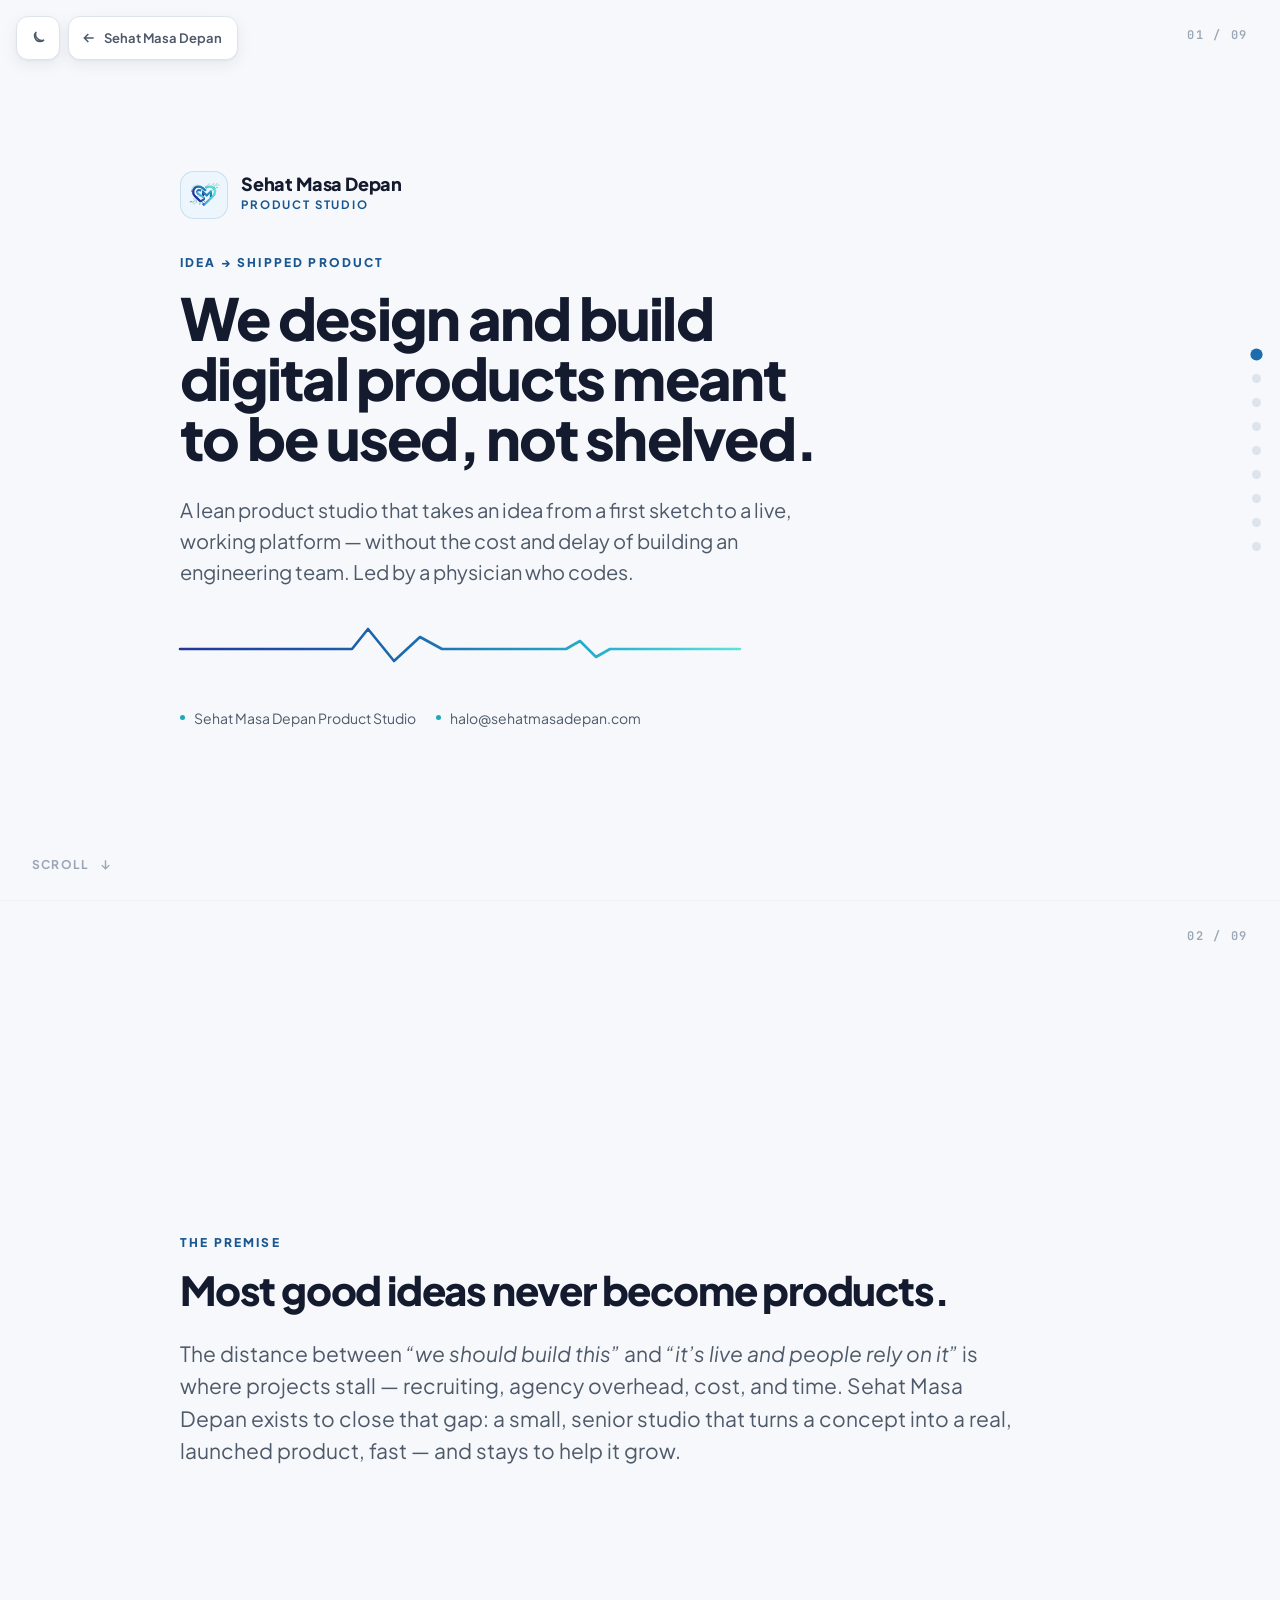
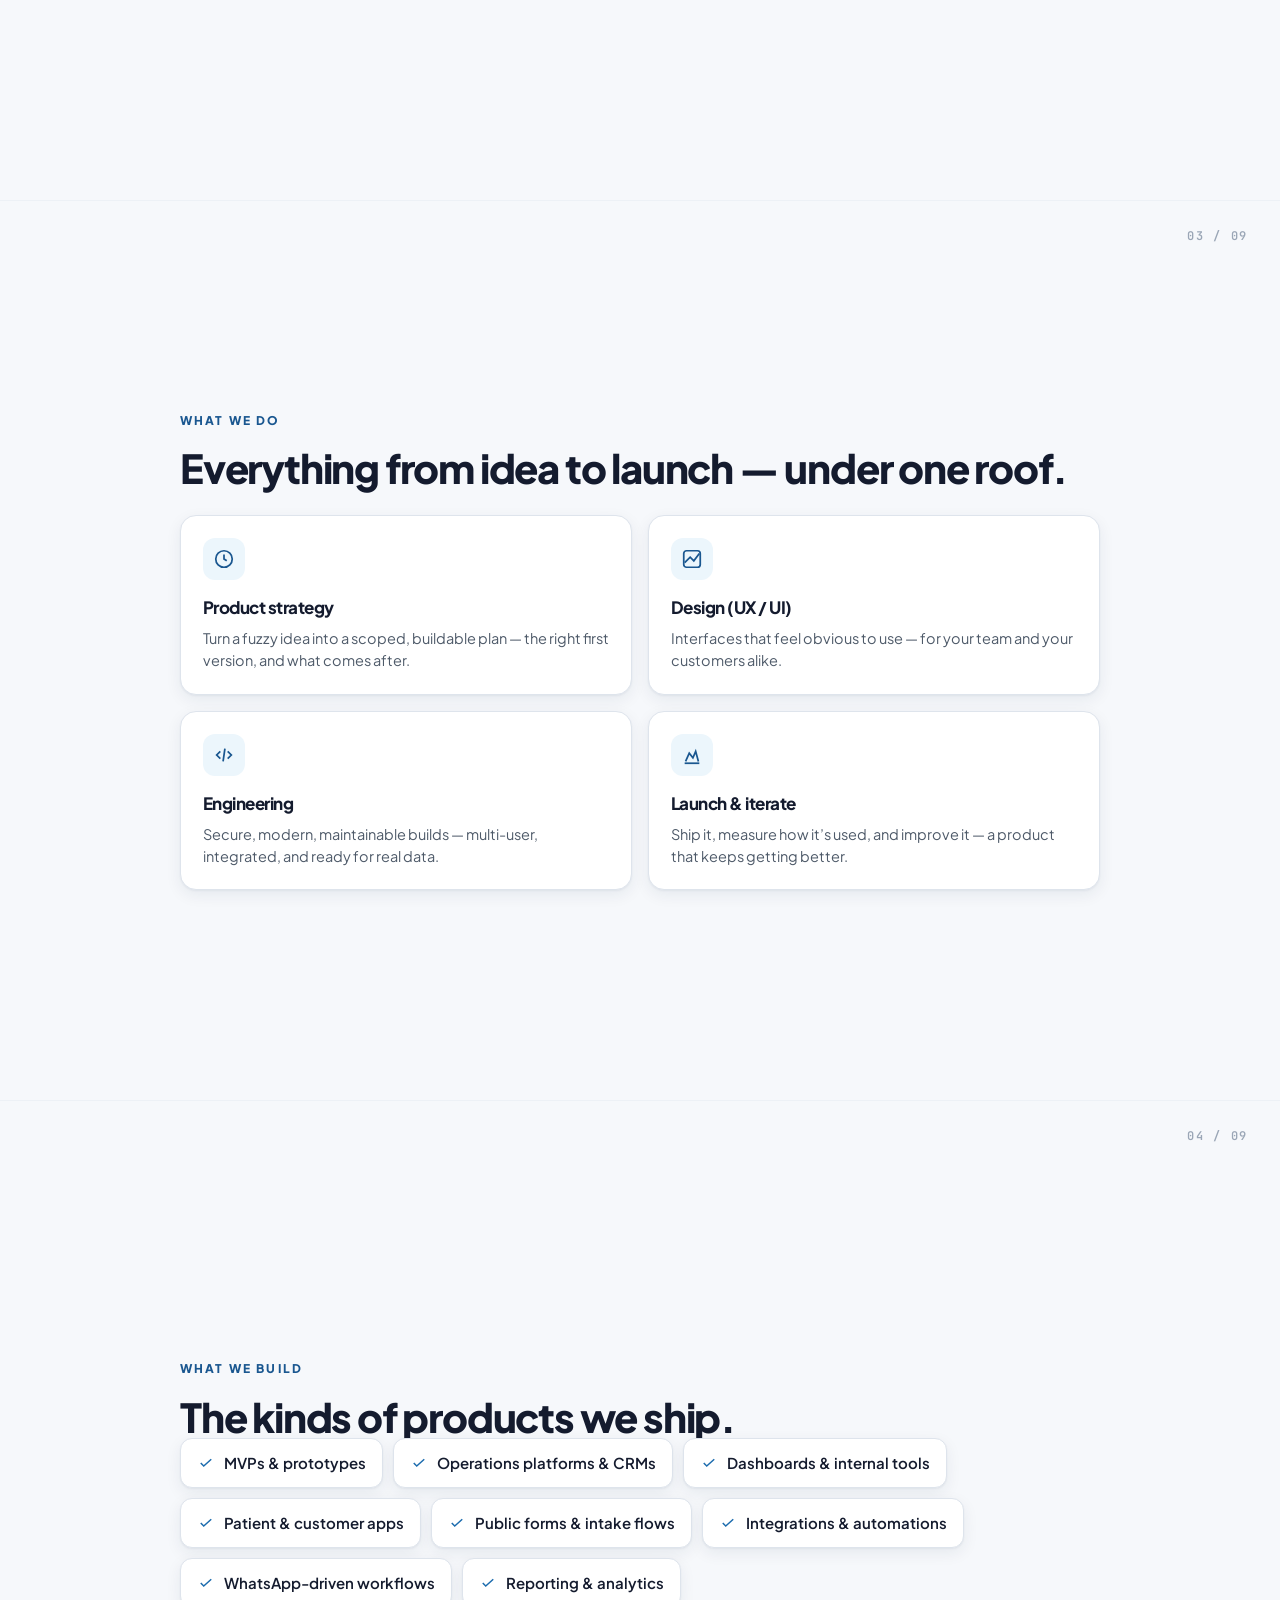
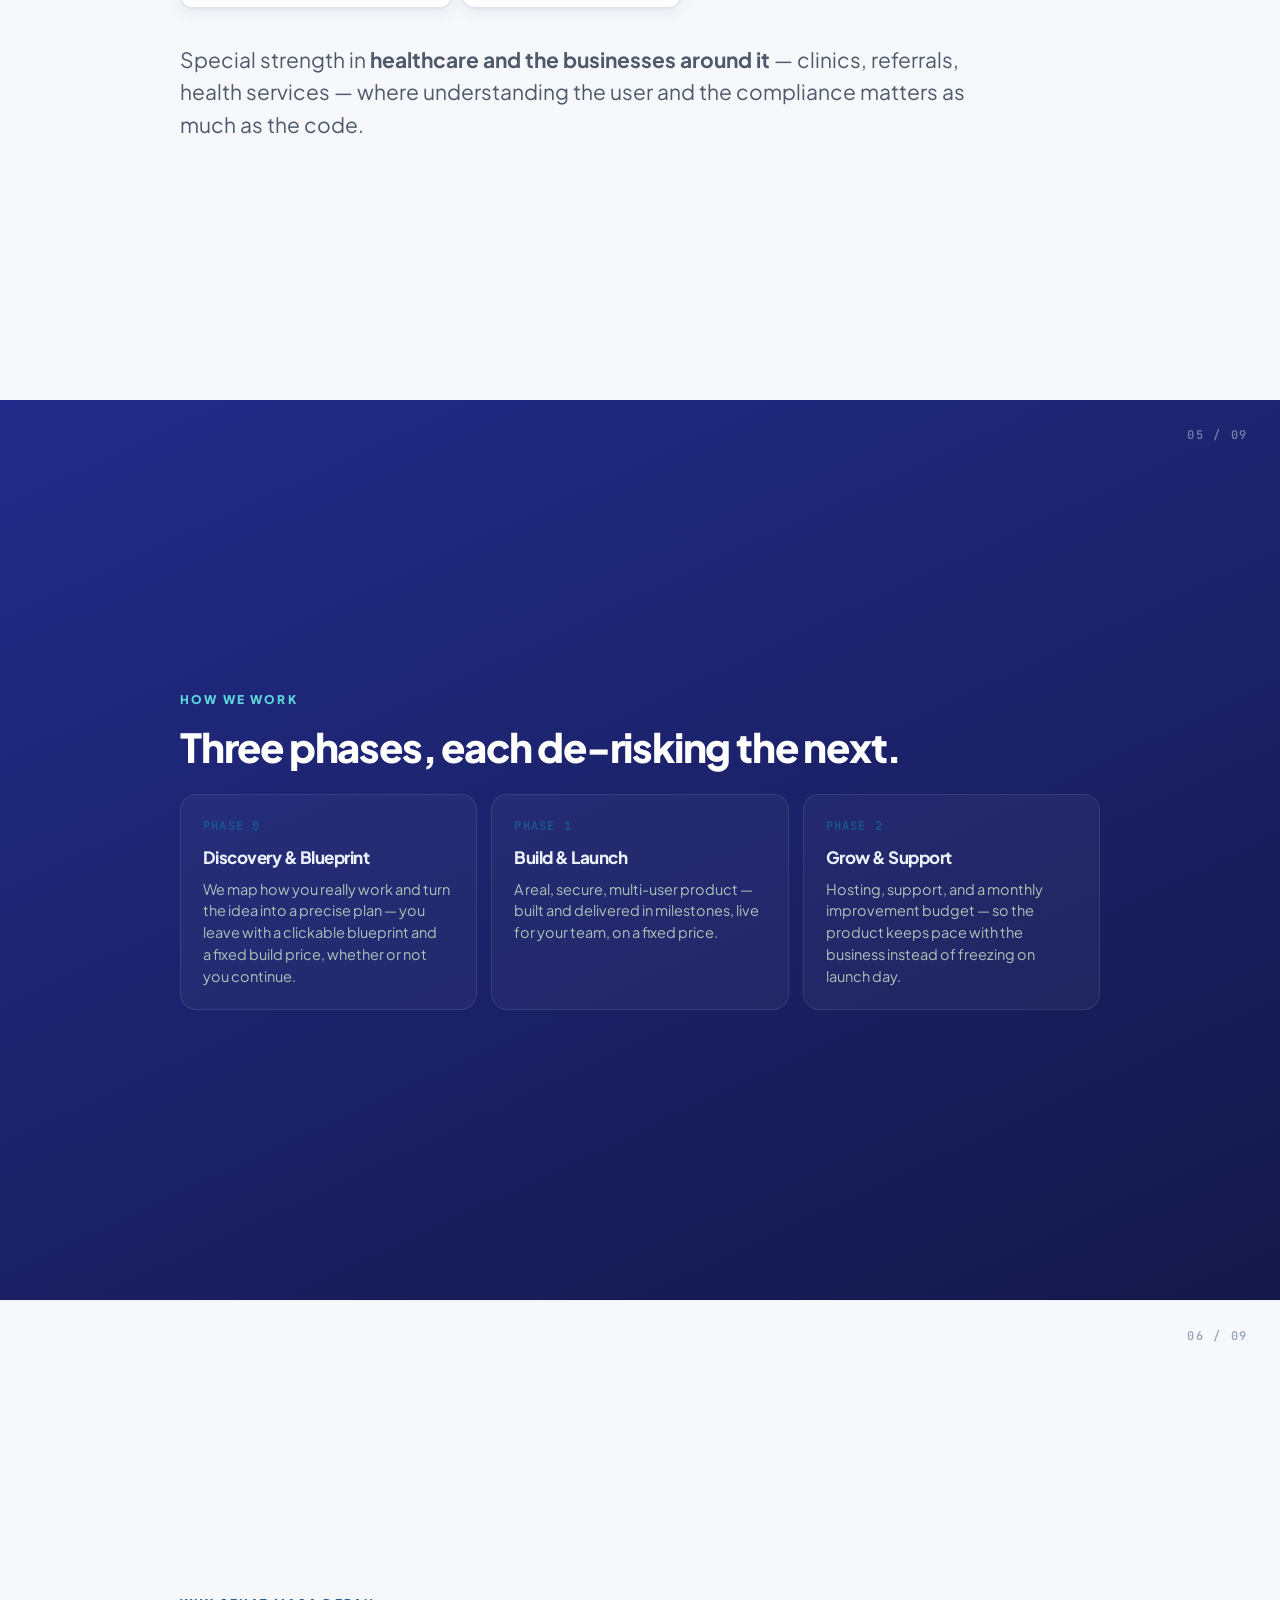
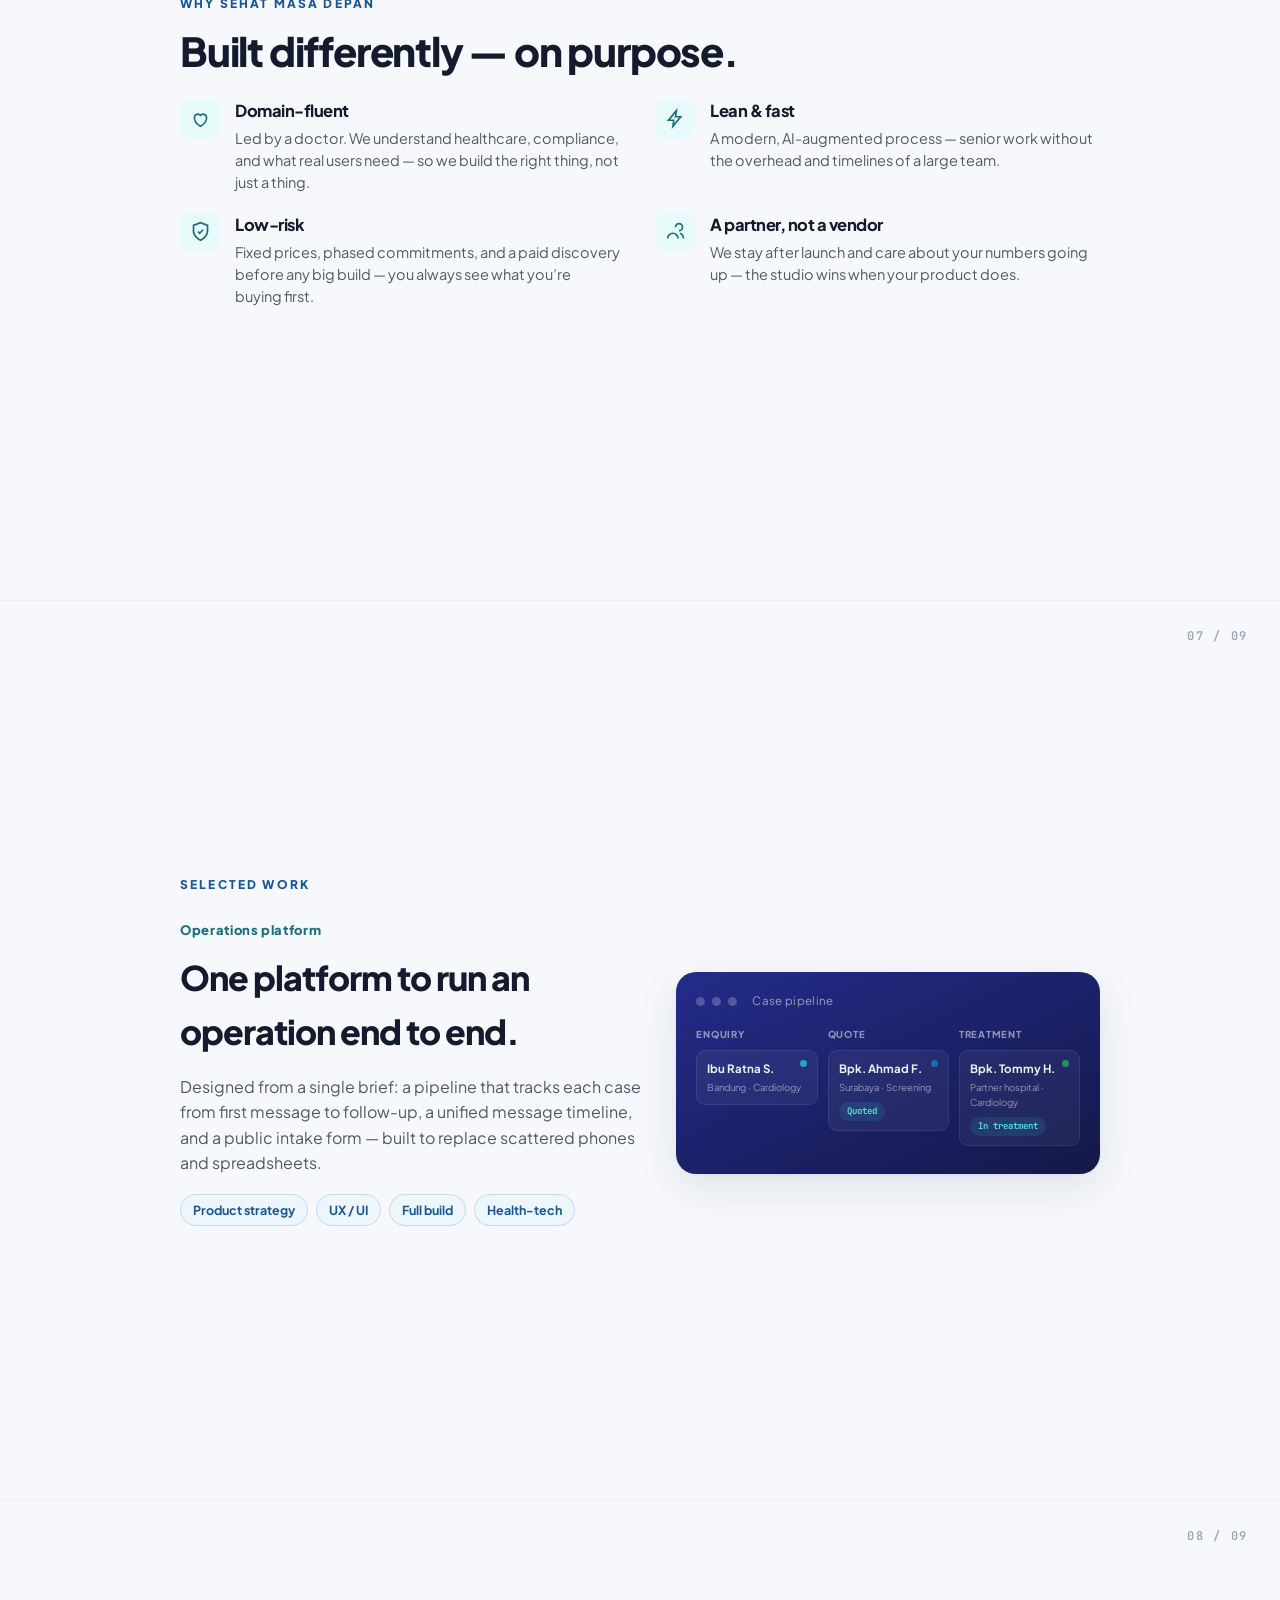
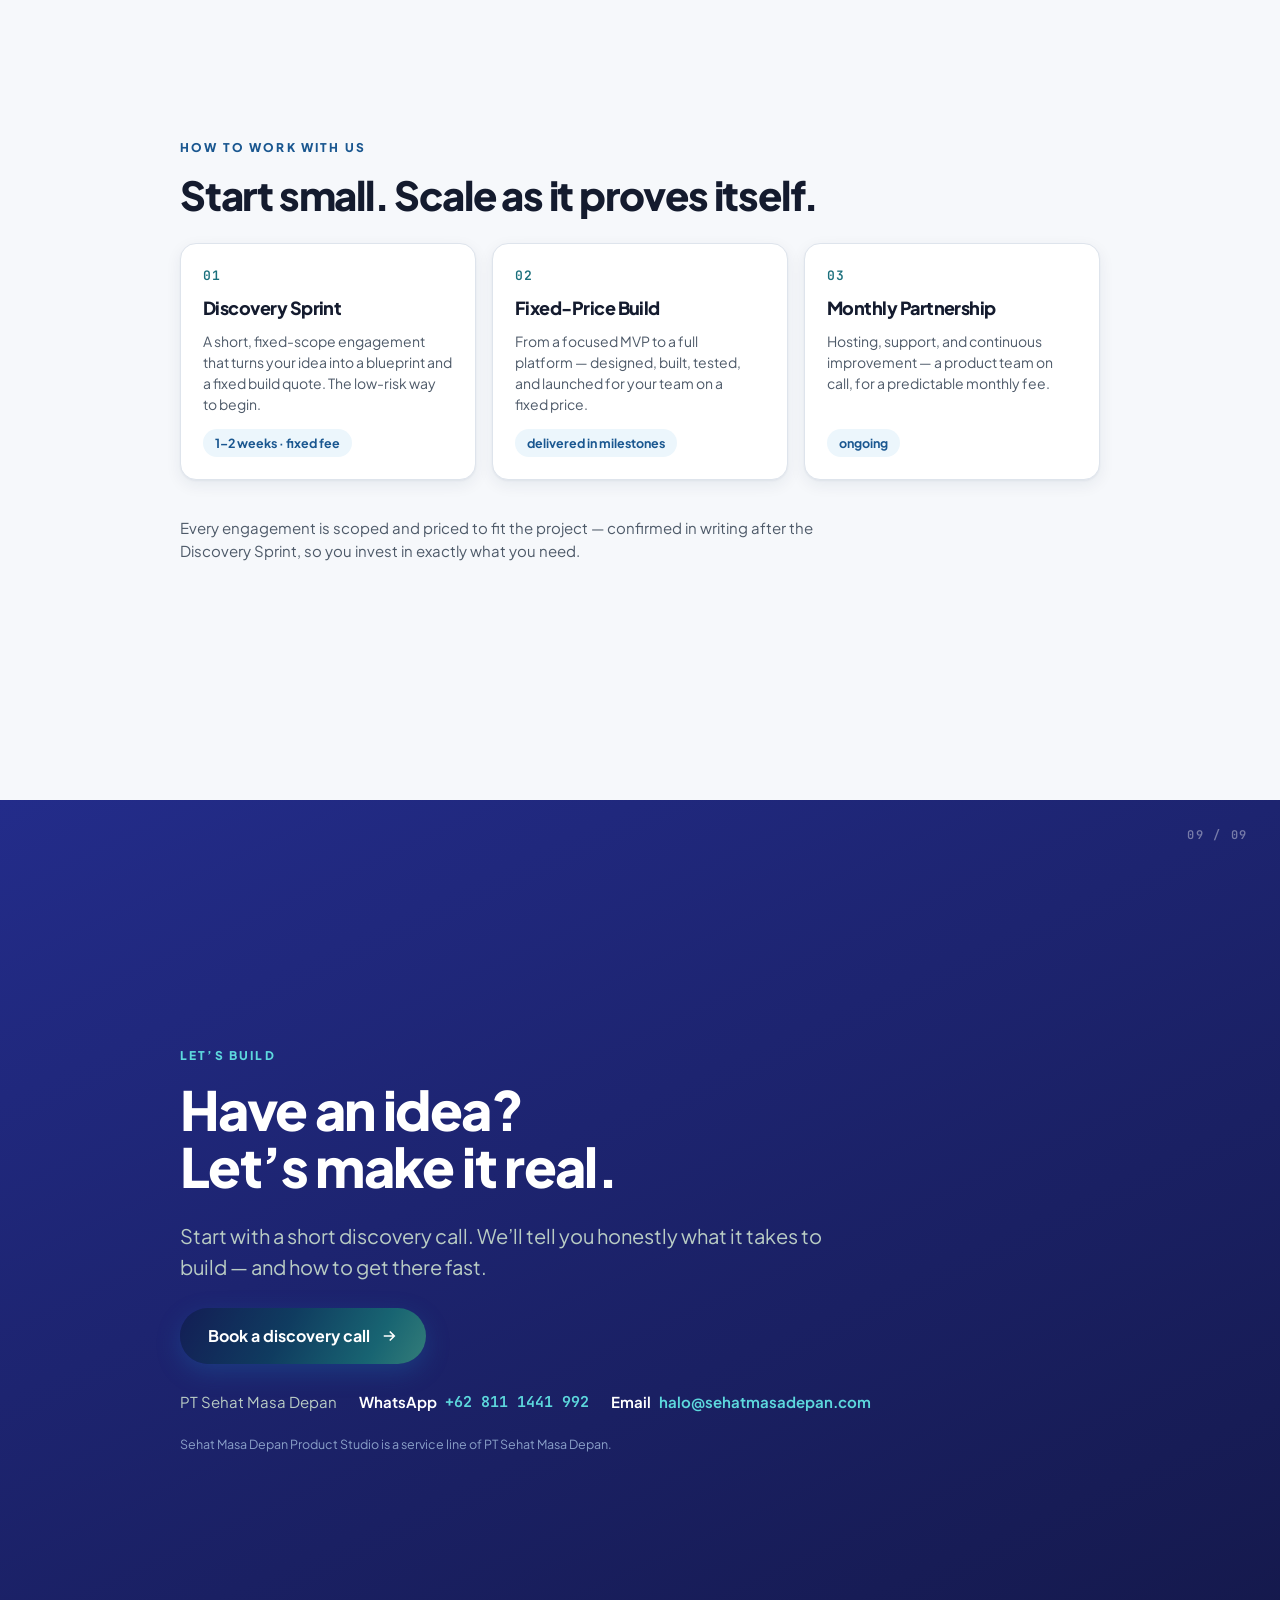
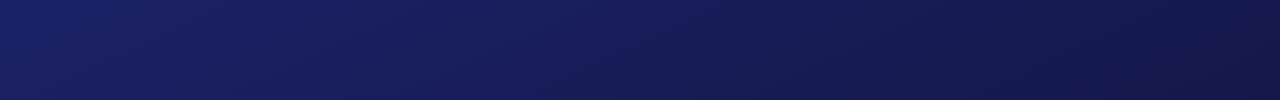
<file: studio.html>
<!DOCTYPE html>
<html lang="en">
<head>
<meta charset="utf-8">
<meta name="viewport" content="width=device-width, initial-scale=1">
<meta name="robots" content="noindex, nofollow">
<title>Sehat Masa Depan &mdash; Product Studio</title>
<link rel="icon" type="image/png" href="assets/logo-smd-mark.png">
<style>
  @import url('https://fonts.googleapis.com/css2?family=Plus+Jakarta+Sans:wght@400;500;600;700;800&family=JetBrains+Mono:wght@400;500;600&display=swap');
  :root{
    --bg:#F6F8FB; --surface:#FFFFFF; --surface-2:#F1F5FA;
    --ink:#141B2E; --muted:#4E5A69; --faint:#9AA6B6;
    --line:#DEE4EC; --line-soft:#EDF1F6;
    --brand:#1C6CAE; --brand-deep:#1A5790; --brand-ink:#5DD8DD; --brand-wash:#ECF6FC;
    --accent:#1FA9B8; --accent-deep:#1A6F7C; --accent-wash:#E8FBFB;
    --ink-inv:#EAF1FB;
    --deep:#232C8A; --deep-2:#141849;
    --shadow:0 1px 2px rgba(20,36,70,.05), 0 14px 40px rgba(20,36,70,.10);
    --shadow-sm:0 1px 2px rgba(20,36,70,.05), 0 5px 16px rgba(20,36,70,.07);
    --gradient-brand:linear-gradient(118deg,#22369B 0%,#1C6CAE 42%,#2BB6CF 78%,#5DE3DC 100%);
    --gradient-ink:linear-gradient(160deg,#232C8A 0%,#141849 100%);
  }
  @media (prefers-color-scheme:dark){
    :root{
      --bg:#0B1122; --surface:#151C30; --surface-2:#10162A;
      --ink:#EAF1FB; --muted:#9FADC2; --faint:#66738C;
      --line:#26304A; --line-soft:#1A2138;
      --brand:#429AD4; --brand-deep:#2480C0; --brand-ink:#5DD8DD; --brand-wash:#12294A;
      --accent:#34C3CE; --accent-deep:#5DD8DD; --accent-wash:#122E3A;
      --ink-inv:#EAF1FB;
      --deep:#1B2168; --deep-2:#0F1338;
      --shadow:0 1px 2px rgba(0,0,0,.40), 0 16px 44px rgba(0,0,0,.50);
      --shadow-sm:0 1px 2px rgba(0,0,0,.40), 0 6px 18px rgba(0,0,0,.40);
    }
  }
  :root[data-theme="dark"]{
    --bg:#0B1122; --surface:#151C30; --surface-2:#10162A; --ink:#EAF1FB; --muted:#9FADC2; --faint:#66738C;
    --line:#26304A; --line-soft:#1A2138; --brand:#429AD4; --brand-deep:#2480C0; --brand-ink:#5DD8DD; --brand-wash:#12294A;
    --accent:#34C3CE; --accent-deep:#5DD8DD; --accent-wash:#122E3A; --ink-inv:#EAF1FB; --deep:#1B2168; --deep-2:#0F1338;
    --shadow:0 1px 2px rgba(0,0,0,.40), 0 16px 44px rgba(0,0,0,.50);
    --shadow-sm:0 1px 2px rgba(0,0,0,.40), 0 6px 18px rgba(0,0,0,.40);
  }
  :root[data-theme="light"]{
    --bg:#F6F8FB; --surface:#FFFFFF; --surface-2:#F1F5FA; --ink:#141B2E; --muted:#4E5A69; --faint:#9AA6B6;
    --line:#DEE4EC; --line-soft:#EDF1F6; --brand:#1C6CAE; --brand-deep:#1A5790; --brand-ink:#5DD8DD; --brand-wash:#ECF6FC;
    --accent:#1FA9B8; --accent-deep:#1A6F7C; --accent-wash:#E8FBFB; --ink-inv:#EAF1FB; --deep:#232C8A; --deep-2:#141849;
    --shadow:0 1px 2px rgba(20,36,70,.05), 0 14px 40px rgba(20,36,70,.10);
    --shadow-sm:0 1px 2px rgba(20,36,70,.05), 0 5px 16px rgba(20,36,70,.07);
  }

  *{ box-sizing:border-box; }
  html{ scroll-behavior:smooth; scroll-snap-type:y proximity; }
  body{ margin:0; background:var(--bg); color:var(--ink);
    font-family:"Plus Jakarta Sans",-apple-system,"Segoe UI",system-ui,Roboto,Helvetica,Arial,sans-serif;
    font-size:16px; line-height:1.6; -webkit-font-smoothing:antialiased; }
  h1,h2,h3{ text-wrap:balance; letter-spacing:-.03em; margin:0; }
  p{ margin:0; text-wrap:pretty; }
  .mono{ font-family:"JetBrains Mono",ui-monospace,SFMono-Regular,Menlo,Consolas,monospace; font-variant-numeric:tabular-nums; }
  .tnum{ font-variant-numeric:tabular-nums; }
  .eyebrow{ font-size:12px; font-weight:800; letter-spacing:.18em; text-transform:uppercase; color:var(--brand-deep); }
  .accent{ color:var(--accent-deep); }

  /* slides */
  .slide{ min-height:100svh; scroll-snap-align:start; display:flex; flex-direction:column; justify-content:center;
    padding:72px 32px; position:relative; }
  .inner{ width:100%; max-width:920px; margin:0 auto; }
  .slide + .slide{ border-top:1px solid var(--line-soft); }
  .slide.deep{ background:linear-gradient(155deg,var(--deep),var(--deep-2)); color:var(--ink-inv); border-top:0; }
  .slide.deep .eyebrow{ color:var(--brand-ink); }
  .slide.deep h2{ color:#fff; }

  .snum{ position:absolute; top:26px; right:32px; font-size:12px; font-weight:600; letter-spacing:.14em;
    color:var(--faint); font-family:"JetBrains Mono",ui-monospace,SFMono-Regular,Menlo,Consolas,monospace; font-variant-numeric:tabular-nums; }
  .slide.deep .snum{ color:rgba(255,255,255,.4); }

  /* toggle + dots */
  .tt{ position:fixed; top:16px; left:16px; z-index:40; width:44px; height:44px; border-radius:12px;
    border:1px solid var(--line); background:var(--surface); color:var(--muted); display:grid; place-items:center;
    cursor:pointer; box-shadow:var(--shadow-sm); }
  .tt svg{ width:18px; height:18px; }
  .tt:focus-visible{ outline:2px solid var(--brand); outline-offset:2px; }
  .backlink{ position:fixed; top:16px; left:68px; z-index:40; height:44px; display:inline-flex; align-items:center; gap:7px;
    padding:0 15px 0 12px; border-radius:12px; border:1px solid var(--line); background:var(--surface); color:var(--muted);
    font-size:13px; font-weight:650; text-decoration:none; box-shadow:var(--shadow-sm); }
  .backlink:hover{ color:var(--brand); }
  .backlink svg{ width:16px; height:16px; }
  .backlink:focus-visible{ outline:2px solid var(--brand); outline-offset:2px; }
  /* di bawah 520px teksnya disembunyikan; padding 13px menjaga lebar tetap 44px (target sentuh) */
  @media (max-width:520px){ .backlink span{ display:none; } .backlink{ padding:0 13px; } }
  .dots{ position:fixed; right:12px; top:50%; transform:translateY(-50%); z-index:40; display:flex; flex-direction:column; gap:0; }
  /* Titik tetap 9px secara visual; kotak 24x24 di sekelilingnya adalah area klik (WCAG 2.2 target size). */
  .dots a{ width:24px; height:24px; display:grid; place-items:center; }
  .dots a::before{ content:''; width:9px; height:9px; border-radius:50%; background:var(--line); transition:transform .2s, background .2s; }
  .dots a:hover::before{ background:var(--brand); }
  .dots a.on::before{ background:var(--brand); transform:scale(1.35); }
  @media (max-width:900px){ .dots{ display:none; } }

  /* headings scale */
  .h-lg{ font-size:clamp(30px,6vw,58px); font-weight:800; line-height:1.03; }
  .h-md{ font-size:clamp(26px,4.4vw,40px); font-weight:800; line-height:1.08; }
  .lede{ font-size:clamp(16px,2.2vw,20px); color:var(--muted); line-height:1.55; max-width:44ch; }
  .slide.deep .lede{ color:#B9CCC4; }

  /* cover */
  .brandrow{ display:flex; align-items:center; gap:13px; margin-bottom:34px; }
  .mark{ width:48px; height:48px; border-radius:14px; flex:none; background:var(--brand-wash);
    display:grid; place-items:center; box-shadow:inset 0 0 0 1px rgba(28,108,174,.16); }
  .mark img{ width:34px; height:34px; object-fit:contain; display:block; }
  .wordmark .n{ font-size:18px; font-weight:800; letter-spacing:-.01em; line-height:1.05; }
  .wordmark .s{ font-size:11.5px; font-weight:700; letter-spacing:.16em; text-transform:uppercase; color:var(--brand-deep); margin-top:2px; }
  .cover-foot{ margin-top:38px; display:flex; align-items:center; gap:10px 20px; flex-wrap:wrap; font-size:14px; color:var(--muted); }
  .cover-foot span{ display:inline-flex; align-items:center; gap:9px; }
  .cover-foot span::before{ content:""; width:5px; height:5px; border-radius:50%; background:var(--accent); flex:none; }
  .pulse{ width:100%; max-width:560px; height:52px; margin-top:30px; display:block; overflow:visible; }
  .pulse path{ stroke:url(#pulseGrad); stroke-width:2.6; fill:none; stroke-linecap:round; stroke-linejoin:round; }
  @media (prefers-reduced-motion:no-preference){
    .pulse.draw path{ stroke-dasharray:620; stroke-dashoffset:620; animation:draw 1.8s .3s ease forwards; }
  }
  @keyframes draw{ to{ stroke-dashoffset:0; } }
  .scrollhint{ position:absolute; bottom:26px; left:32px; font-size:12px; font-weight:700; letter-spacing:.1em;
    text-transform:uppercase; color:var(--faint); display:flex; align-items:center; gap:9px; }
  .scrollhint svg{ width:15px; height:15px; }

  /* generic content */
  .body-p{ font-size:clamp(17px,2.4vw,21px); color:var(--muted); line-height:1.55; max-width:30ch; }
  .lead-max{ max-width:56ch; }
  .mt-s{ margin-top:16px; } .mt-m{ margin-top:26px; } .mt-l{ margin-top:36px; }

  /* service / build grids */
  .grid2{ display:grid; grid-template-columns:1fr 1fr; gap:16px; }
  .grid3{ display:grid; grid-template-columns:repeat(3,1fr); gap:14px; }
  .card{ background:var(--surface); border:1px solid var(--line); border-radius:16px; padding:22px; box-shadow:var(--shadow-sm); }
  .slide.deep .card{ background:rgba(255,255,255,.04); border-color:rgba(255,255,255,.09); box-shadow:none; }
  .card .ci{ width:42px; height:42px; border-radius:12px; background:var(--brand-wash); color:var(--brand-deep);
    display:grid; place-items:center; margin-bottom:14px; }
  .slide.deep .card .ci{ background:rgba(31,169,184,.16); color:var(--brand-ink); }
  .card .ci svg{ width:22px; height:22px; }
  .card h3{ font-size:17px; font-weight:750; }
  .card p{ font-size:14.5px; color:var(--muted); margin-top:7px; line-height:1.5; }
  .slide.deep .card p{ color:#AEC1B9; }
  .card .step{ font-size:12px; font-weight:600; letter-spacing:.1em; color:var(--brand-deep);
    font-family:"JetBrains Mono",ui-monospace,SFMono-Regular,Menlo,Consolas,monospace; }

  /* chips */
  .chips{ display:flex; flex-wrap:wrap; gap:10px; list-style:none; margin:0; padding:0; }
  .chip{ display:inline-flex; align-items:center; gap:9px; background:var(--surface); border:1px solid var(--line);
    border-radius:12px; padding:12px 16px; font-size:15px; font-weight:600; box-shadow:var(--shadow-sm); }
  .chip svg{ width:18px; height:18px; color:var(--brand); flex:none; }

  /* why list */
  .why{ display:grid; grid-template-columns:1fr 1fr; gap:18px 30px; }
  .why .w{ display:grid; grid-template-columns:auto 1fr; gap:15px; }
  .why .wi{ width:40px; height:40px; border-radius:11px; flex:none; display:grid; place-items:center;
    background:var(--accent-wash); color:var(--accent-deep); }
  .why .wi svg{ width:21px; height:21px; }
  .why h3{ font-size:16.5px; font-weight:750; }
  .why p{ font-size:14.5px; color:var(--muted); margin-top:4px; line-height:1.5; }

  /* work / case */
  .work{ display:grid; grid-template-columns:1.05fr .95fr; gap:28px; align-items:center; }
  .work-copy .kicker{ font-size:13px; font-weight:800; letter-spacing:.05em; color:var(--accent-deep); }
  .work-copy h3{ font-size:clamp(24px,3.6vw,34px); font-weight:820; margin-top:10px; }
  .work-copy p{ color:var(--muted); font-size:16px; margin-top:14px; line-height:1.6; max-width:46ch; }
  .work-tags{ display:flex; flex-wrap:wrap; gap:8px; margin-top:18px; }
  .tag{ font-size:12.5px; font-weight:700; color:var(--brand-deep); background:var(--brand-wash);
    border:1px solid rgba(28,108,174,.18); border-radius:999px; padding:5px 12px; }
  .mock{ background:linear-gradient(155deg,var(--deep),var(--deep-2)); border-radius:20px; padding:20px; color:#EAF2EE;
    box-shadow:var(--shadow); }
  .mock-bar{ display:flex; align-items:center; gap:7px; margin-bottom:16px; }
  .mock-bar i{ width:9px; height:9px; border-radius:50%; background:rgba(255,255,255,.22); }
  .mock-bar .t{ margin-left:8px; font-size:11.5px; color:rgba(255,255,255,.55); letter-spacing:.03em; }
  .mock-col{ display:flex; gap:10px; }
  .mcol{ flex:1; }
  .mcol .h{ font-size:9.5px; font-weight:800; letter-spacing:.08em; text-transform:uppercase; color:rgba(255,255,255,.5); margin-bottom:8px; }
  .mcard{ background:rgba(255,255,255,.05); border:1px solid rgba(255,255,255,.08); border-radius:9px; padding:9px 10px; margin-bottom:8px; }
  .mcard .nm{ font-size:11.5px; font-weight:700; }
  .mcard .mm{ font-size:9.5px; color:rgba(255,255,255,.5); margin-top:2px; }
  .mcard .pill{ display:inline-block; margin-top:6px; font-size:9px; font-weight:600; color:#5DE3DC;
    font-family:"JetBrains Mono",ui-monospace,SFMono-Regular,Menlo,Consolas,monospace; font-variant-numeric:tabular-nums;
    background:rgba(31,169,184,.16); border-radius:999px; padding:2px 8px; }
  .mdot{ float:right; width:7px; height:7px; border-radius:50%; }

  /* engagement */
  .eng{ display:grid; grid-template-columns:repeat(3,1fr); gap:16px; }
  .eng .e{ background:var(--surface); border:1px solid var(--line); border-radius:16px; padding:22px; box-shadow:var(--shadow-sm);
    display:flex; flex-direction:column; }
  .slide.deep .eng .e{ background:rgba(255,255,255,.04); border-color:rgba(255,255,255,.09); box-shadow:none; }
  .eng .num{ font-size:13px; font-weight:600; letter-spacing:.1em; color:var(--accent-deep);
    font-family:"JetBrains Mono",ui-monospace,SFMono-Regular,Menlo,Consolas,monospace; font-variant-numeric:tabular-nums; }
  .eng h3{ font-size:18px; font-weight:780; margin-top:8px; }
  .eng p{ font-size:14px; color:var(--muted); margin-top:8px; line-height:1.5; flex:1; }
  .slide.deep .eng p{ color:#AEC1B9; }
  .eng .when{ margin-top:14px; font-size:12.5px; font-weight:700; color:var(--brand-deep);
    background:var(--brand-wash); border-radius:999px; padding:4px 12px; align-self:flex-start; }
  .slide.deep .eng .when{ background:rgba(31,169,184,.16); color:var(--brand-ink); }

  /* CTA */
  .cta-h{ font-size:clamp(30px,6vw,54px); font-weight:840; line-height:1.05; }
  .btn{ display:inline-flex; align-items:center; gap:10px; margin-top:26px; background:linear-gradient(rgba(0,0,0,.45), rgba(0,0,0,.45)), var(--gradient-brand); color:#fff;
    border:0; border-radius:999px; padding:15px 28px; font-size:16px; font-weight:700; text-decoration:none;
    box-shadow:0 8px 24px rgba(28,108,174,.32); transition:transform .18s ease, box-shadow .18s ease, filter .18s ease; }
  .btn:hover{ filter:brightness(1.05); box-shadow:0 10px 30px rgba(28,108,174,.42); }
  .btn:active{ transform:translateY(1px) scale(.99); }
  .btn:focus-visible{ outline:2px solid var(--brand); outline-offset:3px; }
  .btn svg{ width:18px; height:18px; }
  /* Jarak antar-baris 9px dipindah jadi padding di dalam tautan: area sentuh 24px -> 32px,
     jarak baris tetap 33px. min-height menyamakan baris yang tidak punya tautan (nama),
     kalau tidak jarak barisnya jadi tidak rata. */
  .contact{ margin-top:22px; margin-bottom:-4px; display:flex; flex-wrap:wrap; gap:1px 22px; font-size:15px; color:#B9CCC4; }
  .contact span{ display:inline-flex; align-items:center; gap:8px; min-height:32px; }
  .contact b{ color:#fff; font-weight:650; }
  .contact a{ color:var(--brand-ink); text-decoration:none; font-weight:650; padding-block:4px; }
  .contact a:hover{ text-decoration:underline; }

  @media (max-width:760px){
    .grid2,.grid3,.why,.eng,.work{ grid-template-columns:1fr; }
    .work{ gap:22px; }
    .slide{ padding:64px 22px; }
    .snum{ right:22px; }
    .scrollhint{ left:22px; }
    .body-p{ max-width:none; }
  }
  @media (prefers-reduced-motion:no-preference){
    .reveal{ opacity:0; transform:translateY(16px); transition:opacity .6s ease, transform .6s ease; }
    .reveal.in{ opacity:1; transform:none; }
  }
</style>
</head>
<body>

<button class="tt" id="tt" aria-label="Toggle light/dark theme">
  <svg viewBox="0 0 24 24" fill="none" stroke="currentColor" stroke-width="1.9"><path d="M20 14.5A8 8 0 0 1 9.5 4 7 7 0 1 0 20 14.5Z"/></svg>
</button>
<a class="backlink" href="index.html" aria-label="Back to Sehat Masa Depan site">
  <svg viewBox="0 0 24 24" fill="none" stroke="currentColor" stroke-width="2.2"><path d="M19 12H5M11 6l-6 6 6 6"/></svg>
  <span>Sehat Masa Depan</span>
</a>
<nav class="dots" id="dots" aria-label="Slides"></nav>

<!-- ============ 1 &middot; COVER ============ -->
<section class="slide" id="s1">
  <span class="snum">01 / 09</span>
  <div class="inner">
    <div class="brandrow reveal">
      <div class="mark">
        <img src="assets/logo-smd-mark.png" alt="Sehat Masa Depan logo" width="34" height="34">
      </div>
      <div class="wordmark">
        <div class="n">Sehat Masa Depan</div>
        <div class="s">Product Studio</div>
      </div>
    </div>

    <div class="eyebrow reveal">Idea &rarr; shipped product</div>
    <h1 class="h-lg mt-s reveal">We design and build digital products meant to be used, not shelved.</h1>
    <p class="lede mt-m reveal">A lean product studio that takes an idea from a first sketch to a live, working platform &mdash; without the cost and delay of building an engineering team. Led by a physician who codes.</p>

    <svg class="pulse draw reveal" viewBox="0 0 560 52" preserveAspectRatio="none" aria-hidden="true">
      <defs>
        <linearGradient id="pulseGrad" x1="0" y1="0" x2="1" y2="0">
          <stop offset="0" stop-color="#22369B"/>
          <stop offset="0.42" stop-color="#1C6CAE"/>
          <stop offset="0.78" stop-color="#2BB6CF"/>
          <stop offset="1" stop-color="#5DE3DC"/>
        </linearGradient>
      </defs>
      <path d="M0 32 H150 L172 32 L188 12 L214 44 L240 20 L262 32 H370 L386 32 L400 24 L416 40 L430 32 H560"/>
    </svg>

    <div class="cover-foot reveal">
      <span>Sehat Masa Depan Product Studio</span>
      <span>halo@sehatmasadepan.com</span>
    </div>
  </div>
  <div class="scrollhint">Scroll
    <svg viewBox="0 0 24 24" fill="none" stroke="currentColor" stroke-width="2.2"><path d="M12 5v14M6 13l6 6 6-6"/></svg>
  </div>
</section>

<!-- ============ 2 &middot; PREMISE ============ -->
<section class="slide" id="s2">
  <span class="snum">02 / 09</span>
  <div class="inner">
    <div class="eyebrow reveal">The premise</div>
    <h2 class="h-md mt-s reveal lead-max">Most good ideas never become products.</h2>
    <p class="body-p mt-m reveal lead-max" style="max-width:56ch;">The distance between <em>&ldquo;we should build this&rdquo;</em> and <em>&ldquo;it&rsquo;s live and people rely on it&rdquo;</em> is where projects stall &mdash; recruiting, agency overhead, cost, and time. Sehat Masa Depan exists to close that gap: a small, senior studio that turns a concept into a real, launched product, fast &mdash; and stays to help it grow.</p>
  </div>
</section>

<!-- ============ 3 &middot; SERVICES ============ -->
<section class="slide" id="s3">
  <span class="snum">03 / 09</span>
  <div class="inner">
    <div class="eyebrow reveal">What we do</div>
    <h2 class="h-md mt-s reveal">Everything from idea to launch &mdash; under one roof.</h2>
    <div class="grid2 mt-m">
      <div class="card reveal">
        <div class="ci"><svg viewBox="0 0 24 24" fill="none" stroke="currentColor" stroke-width="1.9"><circle cx="12" cy="12" r="9"/><path d="M12 7v5l3 2"/></svg></div>
        <h3>Product strategy</h3>
        <p>Turn a fuzzy idea into a scoped, buildable plan &mdash; the right first version, and what comes after.</p>
      </div>
      <div class="card reveal">
        <div class="ci"><svg viewBox="0 0 24 24" fill="none" stroke="currentColor" stroke-width="1.9"><path d="M4 16l6-6 4 4 6-8"/><rect x="3" y="3" width="18" height="18" rx="3"/></svg></div>
        <h3>Design (UX / UI)</h3>
        <p>Interfaces that feel obvious to use &mdash; for your team and your customers alike.</p>
      </div>
      <div class="card reveal">
        <div class="ci"><svg viewBox="0 0 24 24" fill="none" stroke="currentColor" stroke-width="1.9"><path d="M8 8l-4 4 4 4M16 8l4 4-4 4M13 5l-2 14"/></svg></div>
        <h3>Engineering</h3>
        <p>Secure, modern, maintainable builds &mdash; multi-user, integrated, and ready for real data.</p>
      </div>
      <div class="card reveal">
        <div class="ci"><svg viewBox="0 0 24 24" fill="none" stroke="currentColor" stroke-width="1.9"><path d="M5 19l4-9 4 5 3-7 3 11"/><path d="M4 21h16"/></svg></div>
        <h3>Launch &amp; iterate</h3>
        <p>Ship it, measure how it&rsquo;s used, and improve it &mdash; a product that keeps getting better.</p>
      </div>
    </div>
  </div>
</section>

<!-- ============ 4 &middot; WHAT WE BUILD ============ -->
<section class="slide" id="s4">
  <span class="snum">04 / 09</span>
  <div class="inner">
    <div class="eyebrow reveal">What we build</div>
    <h2 class="h-md mt-s reveal lead-max">The kinds of products we ship.</h2>
    <ul class="chips mt-m reveal">
      <li class="chip"><svg viewBox="0 0 24 24" fill="none" stroke="currentColor" stroke-width="2" aria-hidden="true"><path d="M5 12l4 4L19 7"/></svg>MVPs &amp; prototypes</li>
      <li class="chip"><svg viewBox="0 0 24 24" fill="none" stroke="currentColor" stroke-width="2" aria-hidden="true"><path d="M5 12l4 4L19 7"/></svg>Operations platforms &amp; CRMs</li>
      <li class="chip"><svg viewBox="0 0 24 24" fill="none" stroke="currentColor" stroke-width="2" aria-hidden="true"><path d="M5 12l4 4L19 7"/></svg>Dashboards &amp; internal tools</li>
      <li class="chip"><svg viewBox="0 0 24 24" fill="none" stroke="currentColor" stroke-width="2" aria-hidden="true"><path d="M5 12l4 4L19 7"/></svg>Patient &amp; customer apps</li>
      <li class="chip"><svg viewBox="0 0 24 24" fill="none" stroke="currentColor" stroke-width="2" aria-hidden="true"><path d="M5 12l4 4L19 7"/></svg>Public forms &amp; intake flows</li>
      <li class="chip"><svg viewBox="0 0 24 24" fill="none" stroke="currentColor" stroke-width="2" aria-hidden="true"><path d="M5 12l4 4L19 7"/></svg>Integrations &amp; automations</li>
      <li class="chip"><svg viewBox="0 0 24 24" fill="none" stroke="currentColor" stroke-width="2" aria-hidden="true"><path d="M5 12l4 4L19 7"/></svg>WhatsApp-driven workflows</li>
      <li class="chip"><svg viewBox="0 0 24 24" fill="none" stroke="currentColor" stroke-width="2" aria-hidden="true"><path d="M5 12l4 4L19 7"/></svg>Reporting &amp; analytics</li>
    </ul>
    <p class="body-p mt-l reveal" style="max-width:56ch;">Special strength in <strong>healthcare and the businesses around it</strong> &mdash; clinics, referrals, health services &mdash; where understanding the user and the compliance matters as much as the code.</p>
  </div>
</section>

<!-- ============ 5 &middot; HOW WE WORK ============ -->
<section class="slide deep" id="s5">
  <span class="snum">05 / 09</span>
  <div class="inner">
    <div class="eyebrow reveal">How we work</div>
    <h2 class="h-md mt-s reveal">Three phases, each de-risking the next.</h2>
    <div class="grid3 mt-m">
      <div class="card reveal">
        <div class="step">PHASE 0</div>
        <h3 style="margin-top:8px;">Discovery &amp; Blueprint</h3>
        <p>We map how you really work and turn the idea into a precise plan &mdash; you leave with a clickable blueprint and a fixed build price, whether or not you continue.</p>
      </div>
      <div class="card reveal">
        <div class="step">PHASE 1</div>
        <h3 style="margin-top:8px;">Build &amp; Launch</h3>
        <p>A real, secure, multi-user product &mdash; built and delivered in milestones, live for your team, on a fixed price.</p>
      </div>
      <div class="card reveal">
        <div class="step">PHASE 2</div>
        <h3 style="margin-top:8px;">Grow &amp; Support</h3>
        <p>Hosting, support, and a monthly improvement budget &mdash; so the product keeps pace with the business instead of freezing on launch day.</p>
      </div>
    </div>
  </div>
</section>

<!-- ============ 6 &middot; WHY US ============ -->
<section class="slide" id="s6">
  <span class="snum">06 / 09</span>
  <div class="inner">
    <div class="eyebrow reveal">Why Sehat Masa Depan</div>
    <h2 class="h-md mt-s reveal">Built differently &mdash; on purpose.</h2>
    <div class="why mt-m">
      <div class="w reveal">
        <div class="wi"><svg viewBox="0 0 24 24" fill="none" stroke="currentColor" stroke-width="1.9"><path d="M12 21s-7-4.4-7-10a4 4 0 0 1 7-2.6A4 4 0 0 1 19 11c0 5.6-7 10-7 10Z"/></svg></div>
        <div><h3>Domain-fluent</h3><p>Led by a doctor. We understand healthcare, compliance, and what real users need &mdash; so we build the right thing, not just a thing.</p></div>
      </div>
      <div class="w reveal">
        <div class="wi"><svg viewBox="0 0 24 24" fill="none" stroke="currentColor" stroke-width="1.9"><path d="M13 3L4 14h6l-1 7 9-11h-6z"/></svg></div>
        <div><h3>Lean &amp; fast</h3><p>A modern, AI-augmented process &mdash; senior work without the overhead and timelines of a large team.</p></div>
      </div>
      <div class="w reveal">
        <div class="wi"><svg viewBox="0 0 24 24" fill="none" stroke="currentColor" stroke-width="1.9"><path d="M12 22s8-4 8-10V5l-8-3-8 3v7c0 6 8 10 8 10z"/><path d="M9 12l2 2 4-4"/></svg></div>
        <div><h3>Low-risk</h3><p>Fixed prices, phased commitments, and a paid discovery before any big build &mdash; you always see what you&rsquo;re buying first.</p></div>
      </div>
      <div class="w reveal">
        <div class="wi"><svg viewBox="0 0 24 24" fill="none" stroke="currentColor" stroke-width="1.9"><path d="M16 11a4 4 0 1 0-4-4M3 20a6 6 0 0 1 12 0M17 14a6 6 0 0 1 4 6"/></svg></div>
        <div><h3>A partner, not a vendor</h3><p>We stay after launch and care about your numbers going up &mdash; the studio wins when your product does.</p></div>
      </div>
    </div>
  </div>
</section>

<!-- ============ 7 &middot; SELECTED WORK ============ -->
<section class="slide" id="s7">
  <span class="snum">07 / 09</span>
  <div class="inner">
    <div class="eyebrow reveal">Selected work</div>
    <div class="work mt-m">
      <div class="work-copy reveal">
        <div class="kicker">Operations platform</div>
        <h3>One platform to run an operation end to end.</h3>
        <p>Designed from a single brief: a pipeline that tracks each case from first message to follow-up, a unified message timeline, and a public intake form &mdash; built to replace scattered phones and spreadsheets.</p>
        <div class="work-tags">
          <span class="tag">Product strategy</span>
          <span class="tag">UX / UI</span>
          <span class="tag">Full build</span>
          <span class="tag">Health-tech</span>
        </div>
      </div>
      <div class="mock reveal" aria-hidden="true">
        <div class="mock-bar"><i></i><i></i><i></i><span class="t">Case pipeline</span></div>
        <div class="mock-col">
          <div class="mcol">
            <div class="h">Enquiry</div>
            <div class="mcard"><span class="mdot" style="background:#1FA9B8"></span><div class="nm">Ibu Ratna S.</div><div class="mm">Bandung &middot; Cardiology</div></div>
          </div>
          <div class="mcol">
            <div class="h">Quote</div>
            <div class="mcard"><span class="mdot" style="background:#1C6CAE"></span><div class="nm">Bpk. Ahmad F.</div><div class="mm">Surabaya &middot; Screening</div><span class="pill">Quoted</span></div>
          </div>
          <div class="mcol">
            <div class="h">Treatment</div>
            <div class="mcard"><span class="mdot" style="background:#1F9460"></span><div class="nm">Bpk. Tommy H.</div><div class="mm">Partner hospital &middot; Cardiology</div><span class="pill">In treatment</span></div>
          </div>
        </div>
      </div>
    </div>
  </div>
</section>

<!-- ============ 8 &middot; ENGAGEMENT ============ -->
<section class="slide" id="s8">
  <span class="snum">08 / 09</span>
  <div class="inner">
    <div class="eyebrow reveal">How to work with us</div>
    <h2 class="h-md mt-s reveal">Start small. Scale as it proves itself.</h2>
    <div class="eng mt-m">
      <div class="e reveal">
        <div class="num">01</div>
        <h3>Discovery Sprint</h3>
        <p>A short, fixed-scope engagement that turns your idea into a blueprint and a fixed build quote. The low-risk way to begin.</p>
        <span class="when">1&ndash;2 weeks &middot; fixed fee</span>
      </div>
      <div class="e reveal">
        <div class="num">02</div>
        <h3>Fixed-Price Build</h3>
        <p>From a focused MVP to a full platform &mdash; designed, built, tested, and launched for your team on a fixed price.</p>
        <span class="when">delivered in milestones</span>
      </div>
      <div class="e reveal">
        <div class="num">03</div>
        <h3>Monthly Partnership</h3>
        <p>Hosting, support, and continuous improvement &mdash; a product team on call, for a predictable monthly fee.</p>
        <span class="when">ongoing</span>
      </div>
    </div>
    <p class="body-p mt-l reveal" style="max-width:58ch; font-size:15px;">Every engagement is scoped and priced to fit the project &mdash; confirmed in writing after the Discovery Sprint, so you invest in exactly what you need.</p>
  </div>
</section>

<!-- ============ 9 &middot; CTA ============ -->
<section class="slide deep" id="s9">
  <span class="snum">09 / 09</span>
  <div class="inner">
    <div class="eyebrow reveal">Let&rsquo;s build</div>
    <h2 class="cta-h mt-s reveal">Have an idea?<br>Let&rsquo;s make it real.</h2>
    <p class="lede mt-m reveal">Start with a short discovery call. We&rsquo;ll tell you honestly what it takes to build &mdash; and how to get there fast.</p>
    <a class="btn reveal" href="https://wa.me/628111441992?text=Hi%20Sehat%20Masa%20Depan%20team%2C%20I%27d%20like%20to%20talk%20about%20a%20product." target="_blank" rel="noopener">Book a discovery call
      <svg viewBox="0 0 24 24" fill="none" stroke="currentColor" stroke-width="2.2"><path d="M5 12h14M13 6l6 6-6 6"/></svg></a>
    <div class="contact reveal">
      <span>PT Sehat Masa Depan</span>
      <span><b>WhatsApp</b> <a class="mono" href="https://wa.me/628111441992" target="_blank" rel="noopener">+62 811 1441 992</a></span>
      <span><b>Email</b> <a href="mailto:halo@sehatmasadepan.com">halo@sehatmasadepan.com</a></span>
    </div>
    <p class="reveal" style="margin-top:20px; font-size:12.5px; color:#8AA0C8;">Sehat Masa Depan Product Studio is a service line of PT Sehat Masa Depan.</p>
  </div>
</section>

<script>
  (function(){
    var KEY="smd-deck-theme";
    try{ var s=localStorage.getItem(KEY); if(s) document.documentElement.setAttribute("data-theme", s); }catch(e){}
    document.getElementById("tt").addEventListener("click", function(){
      var cur=document.documentElement.getAttribute("data-theme")||(matchMedia("(prefers-color-scheme:dark)").matches?"dark":"light");
      var next=cur==="dark"?"light":"dark";
      document.documentElement.setAttribute("data-theme", next);
      try{ localStorage.setItem(KEY, next); }catch(e){}
    });

    // nav dots
    var slides=[].slice.call(document.querySelectorAll(".slide"));
    var dots=document.getElementById("dots");
    slides.forEach(function(sl,i){
      var a=document.createElement("a"); a.href="#"+sl.id; a.setAttribute("aria-label","Slide "+(i+1));
      dots.appendChild(a);
    });
    var dotEls=[].slice.call(dots.children);

    // reveal + active dot via IntersectionObserver
    var revealIO=new IntersectionObserver(function(es){
      es.forEach(function(e){ if(e.isIntersecting) e.target.classList.add("in"); });
    },{threshold:0.12});
    document.querySelectorAll(".reveal").forEach(function(el){ revealIO.observe(el); });

    var activeIO=new IntersectionObserver(function(es){
      es.forEach(function(e){
        if(e.isIntersecting){
          var i=slides.indexOf(e.target);
          dotEls.forEach(function(d,di){ d.classList.toggle("on", di===i); });
        }
      });
    },{threshold:0.5});
    slides.forEach(function(sl){ activeIO.observe(sl); });
  })();
</script>

</body>
</html>
</file>
